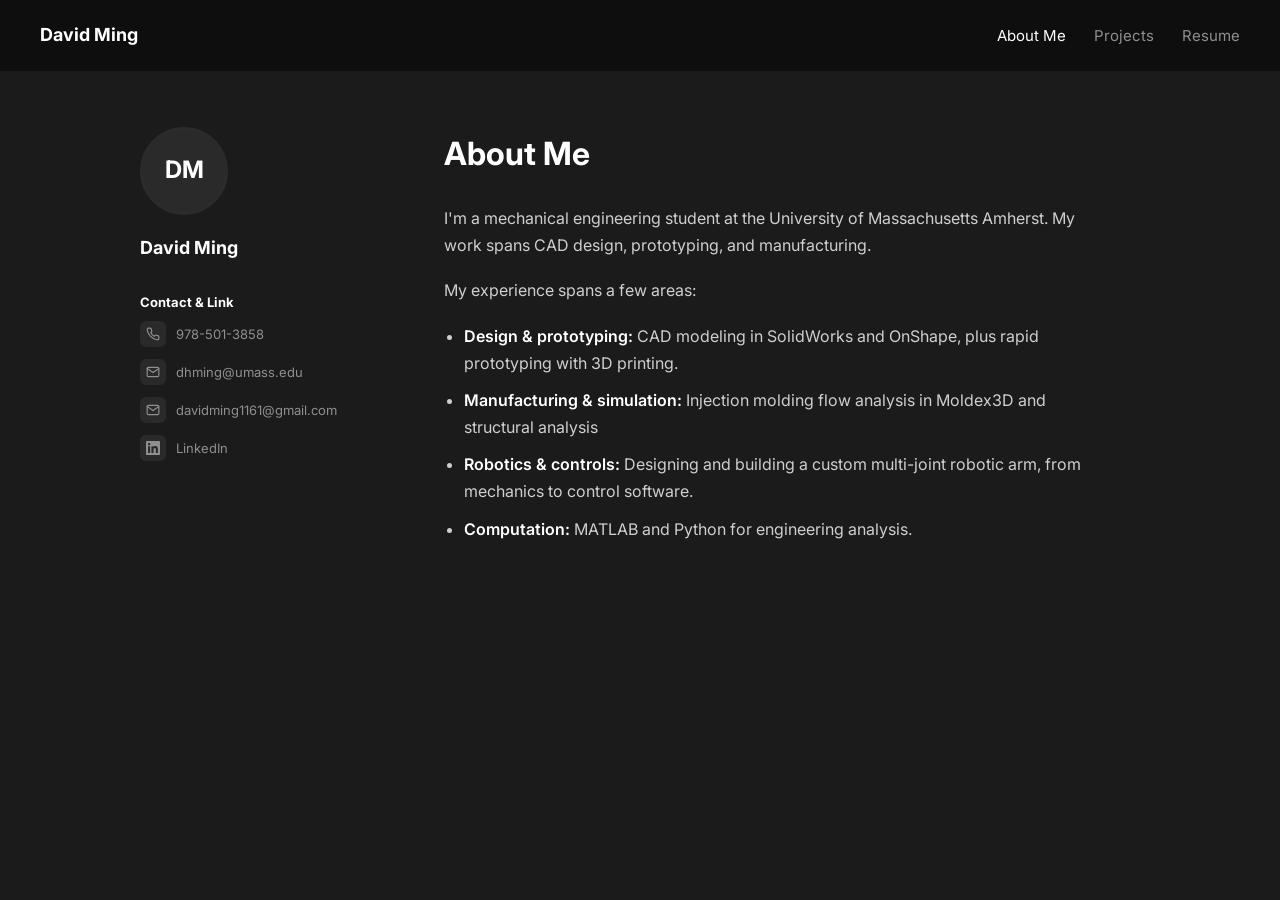
<file: index.html>
<!DOCTYPE html>
<html lang="en">
<head>
<meta charset="UTF-8" />
<meta name="viewport" content="width=device-width, initial-scale=1.0"/>
<meta name="description" content="David Ming — Mechanical Engineering student at UMass Amherst. CAD, prototyping, and robotics."/>
<title>David Ming — Mechanical Engineer</title>
<link rel="stylesheet" href="style.css"/>
<link href="https://fonts.googleapis.com/css2?family=Inter:wght@400;500;600;700&display=swap" rel="stylesheet"/>
</head>
<body>

<header class="navbar">
  <div class="brand">David Ming</div>
  <nav class="tabs" role="tablist" aria-label="Site sections">
    <button role="tab" aria-selected="true" aria-controls="about" id="tab-about" class="tab active" data-tab="about">About Me</button>
    <button role="tab" aria-selected="false" aria-controls="projects" id="tab-projects" class="tab" data-tab="projects">Projects</button>
    <button role="tab" aria-selected="false" aria-controls="resume" id="tab-resume" class="tab" data-tab="resume">Resume</button>
  </nav>
</header>

<div class="layout">

  <aside class="sidebar">
    <div class="avatar">DM</div>
    <div class="sidebar-name">David Ming</div>


    <div class="sidebar-block">
      <div class="sidebar-label">Contact &amp; Link</div>
      <ul class="contact-list">
        <li>
          <a href="tel:9785013858">
            <span class="contact-icon">
              <svg width="14" height="14" viewBox="0 0 24 24" fill="none" stroke="currentColor" stroke-width="2" stroke-linecap="round" stroke-linejoin="round"><path d="M22 16.92v3a2 2 0 0 1-2.18 2 19.79 19.79 0 0 1-8.63-3.07 19.5 19.5 0 0 1-6-6 19.79 19.79 0 0 1-3.07-8.67A2 2 0 0 1 4.11 2h3a2 2 0 0 1 2 1.72c.13.96.36 1.9.68 2.81a2 2 0 0 1-.45 2.11L8.09 9.91a16 16 0 0 0 6 6l1.27-1.27a2 2 0 0 1 2.11-.45c.9.32 1.85.55 2.81.68A2 2 0 0 1 22 16.92z"/></svg>
            </span>
            978-501-3858
          </a>
        </li>
        <li>
          <a href="mailto:dhming@umass.edu">
            <span class="contact-icon">
              <svg width="14" height="14" viewBox="0 0 24 24" fill="none" stroke="currentColor" stroke-width="2" stroke-linecap="round" stroke-linejoin="round"><rect x="2" y="4" width="20" height="16" rx="2"/><path d="m22 6-10 7L2 6"/></svg>
            </span>
            dhming@umass.edu
          </a>
        </li>
        <li>
          <a href="mailto:davidming1161@gmail.com">
            <span class="contact-icon">
              <svg width="14" height="14" viewBox="0 0 24 24" fill="none" stroke="currentColor" stroke-width="2" stroke-linecap="round" stroke-linejoin="round"><rect x="2" y="4" width="20" height="16" rx="2"/><path d="m22 6-10 7L2 6"/></svg>
            </span>
            davidming1161@gmail.com
          </a>
        </li>
        <li>
          <a href="https://www.linkedin.com/in/david-ming-b47156244/" target="_blank" rel="noopener noreferrer">
            <span class="contact-icon">
              <svg width="14" height="14" viewBox="0 0 24 24" fill="currentColor"><path d="M20.447 20.452h-3.554v-5.569c0-1.328-.027-3.037-1.852-3.037-1.853 0-2.136 1.445-2.136 2.939v5.667H9.351V9h3.414v1.561h.046c.477-.9 1.637-1.85 3.37-1.85 3.601 0 4.267 2.37 4.267 5.455v6.286zM5.337 7.433c-1.144 0-2.063-.926-2.063-2.065 0-1.138.92-2.063 2.063-2.063 1.14 0 2.064.925 2.064 2.063 0 1.139-.925 2.065-2.064 2.065zm1.782 13.019H3.555V9h3.564v11.452zM22.225 0H1.771C.792 0 0 .774 0 1.729v20.542C0 23.227.792 24 1.771 24h20.451C23.2 24 24 23.227 24 22.271V1.729C24 .774 23.2 0 22.222 0h.003z"/></svg>
            </span>
            LinkedIn
          </a>
        </li>
      </ul>
    </div>
  </aside>

  <main class="content">

    <!-- ABOUT -->
    <section id="about" role="tabpanel" aria-labelledby="tab-about" class="panel active">
      <h1>About Me</h1>
      <p>
        I'm a mechanical engineering student at the University of Massachusetts
        Amherst. My work spans CAD design, prototyping, and manufacturing.
      </p>
      <p>My experience spans a few areas:</p>
      <ul>
        <li><strong>Design &amp; prototyping:</strong> CAD modeling in SolidWorks and OnShape, plus rapid prototyping with 3D printing.</li>
        <li><strong>Manufacturing &amp; simulation:</strong> Injection molding flow analysis in Moldex3D and structural analysis</li>
        <li><strong>Robotics &amp; controls:</strong> Designing and building a custom multi-joint robotic arm, from mechanics to control software.</li>
        <li><strong>Computation:</strong> MATLAB and Python for engineering analysis.</li>
      </ul>
    </section>

    <!-- PROJECTS -->
    <section id="projects" role="tabpanel" aria-labelledby="tab-projects" class="panel" hidden>
      <h1>Projects</h1>

      <div class="project-grid" id="project-grid">
        <a class="project-tile" href="cycloidal-drive.html">
          <div class="tile-image">CD</div>
          <div class="tile-body">
            <div class="tile-title">Cycloidal Drive</div>
            <div class="tile-desc">A custom 20:1 reduction cycloidal drive, designed for compact, high-torque, low-backlash motion.</div>
          </div>
        </a>

        <a class="project-tile" href="robotic-arm.html">
          <div class="tile-image">RA</div>
          <div class="tile-body">
            <div class="tile-title">5-DOF Robotic Arm</div>
            <div class="tile-desc">A fully custom multi-joint robotic arm, designed from scratch in CAD and driven by embedded control software.</div>
          </div>
        </a>

        <a class="project-tile" href="fpv-drone.html">
          <div class="tile-image">FPV</div>
          <div class="tile-body">
            <div class="tile-title">FPV Drone</div>
            <div class="tile-desc">A fully assembled FPV drone, built up from frame, flight controller, motors, and custom 3D-printed parts.</div>
          </div>
        </a>
      </div>
    </section>


    <!-- RESUME -->
    <section id="resume" role="tabpanel" aria-labelledby="tab-resume" class="panel" hidden>
      <h1>Resume</h1>
      <p>Scroll through it below, or download your own copy.</p>
      <a class="download-btn" href="Resume_2026_2027.pdf" download>Download PDF</a>

      <div class="pdf-frame">
        <iframe src="Resume_2026_2027.pdf" title="David Ming resume PDF">
          <p>Your browser doesn't support embedded PDFs. <a href="Resume_2026_2027.pdf">Download the resume PDF</a> instead.</p>
        </iframe>
      </div>
    </section>
  </main>

</div>

<script src="script.js"></script>
</body>
</html>
</file>
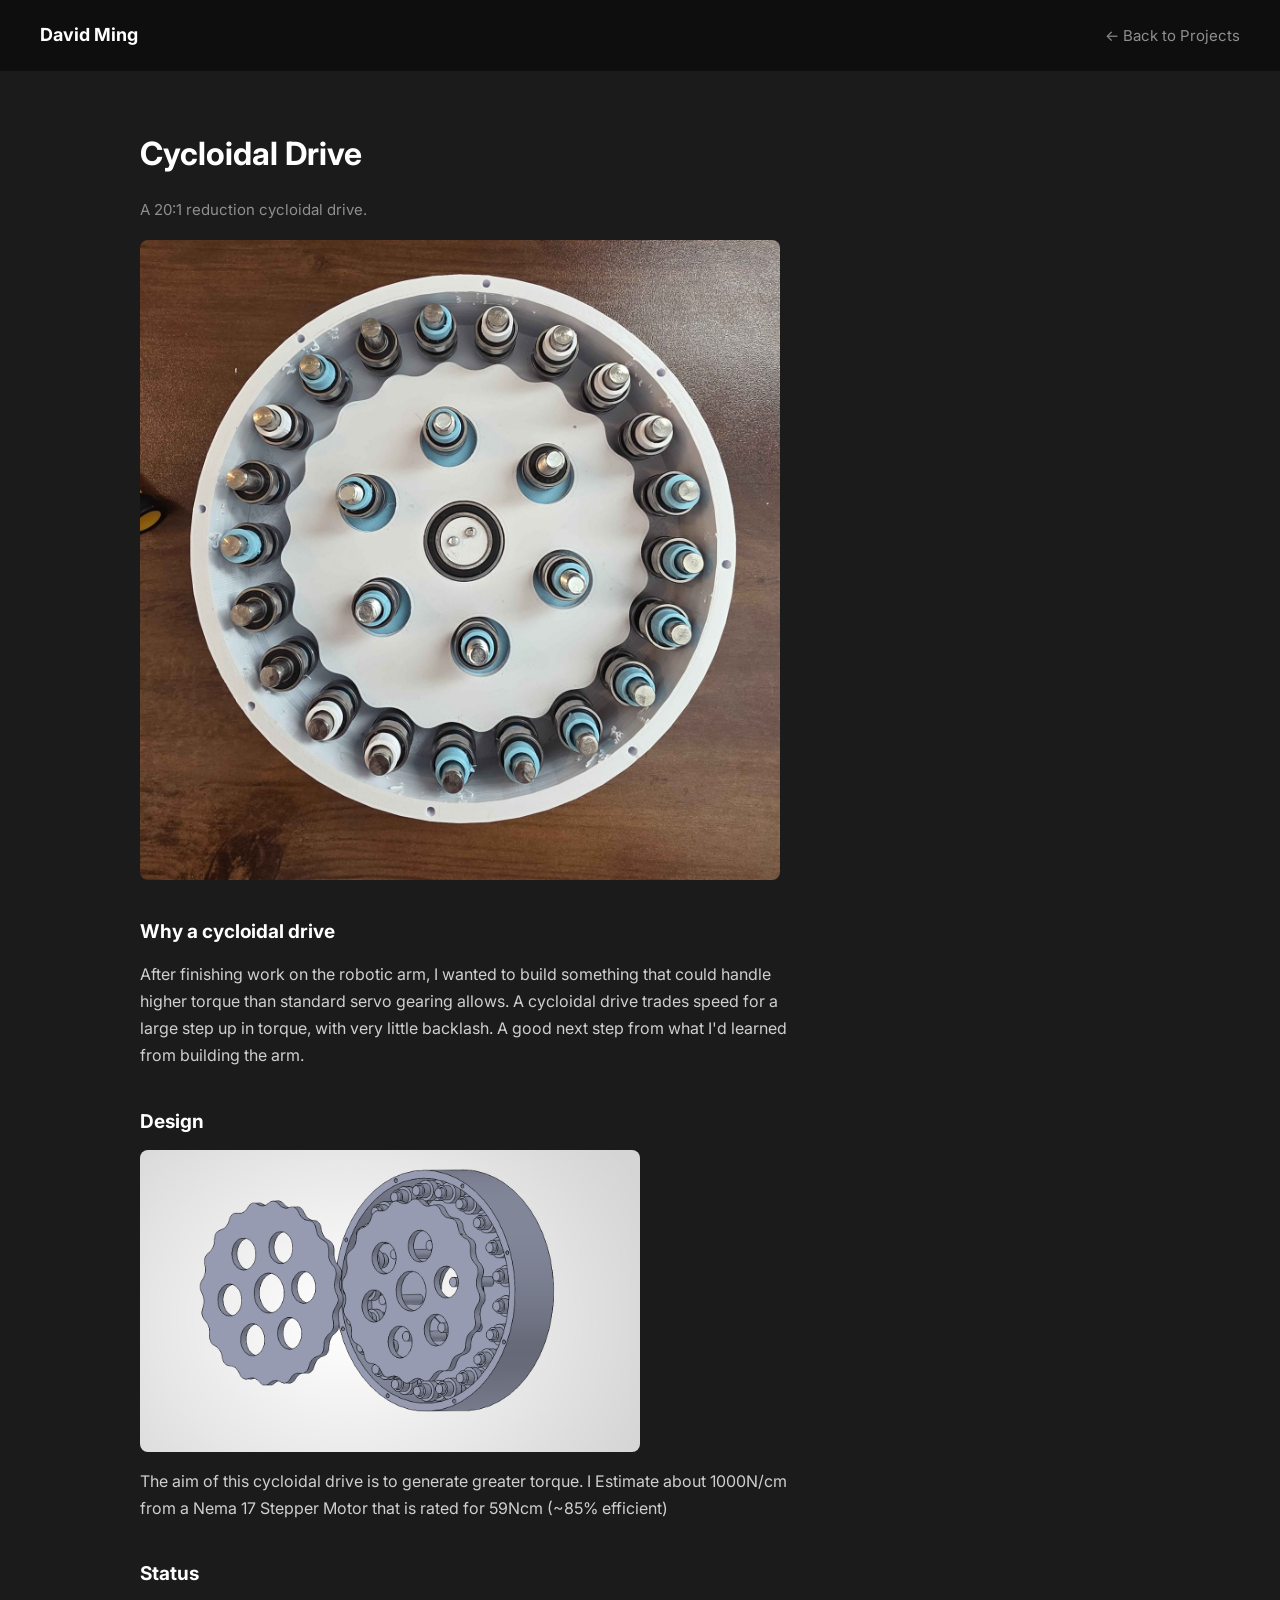
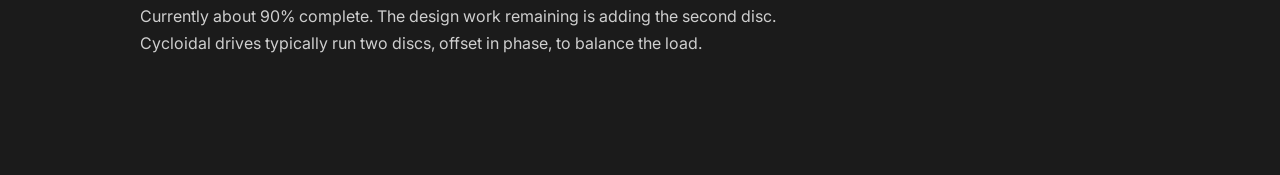
<file: cycloidal-drive.html>
<!DOCTYPE html>
<html lang="en">
<head>
<meta charset="UTF-8" />
<meta name="viewport" content="width=device-width, initial-scale=1.0"/>
<title>Cycloidal Drive — David Ming</title>
<link rel="stylesheet" href="style.css"/>
<link href="https://fonts.googleapis.com/css2?family=Inter:wght@400;500;600;700&display=swap" rel="stylesheet"/>
</head>
<body>

<header class="navbar">
  <div class="brand">David Ming</div>
  <a class="nav-link" href="index.html#projects">&larr; Back to Projects</a>
</header>

<div class="project-page">
  <h1>Cycloidal Drive</h1>
  <p class="tagline">A 20:1 reduction cycloidal drive.</p>

  <img class="hero-image" src="cycloidal-drive-1.jpg" alt="Cycloidal disc with output roller pins around its edge and an eccentric bearing at center"/>

  <h2>Why a cycloidal drive</h2>
  <p>
    After finishing work on the robotic arm, I wanted to build something
    that could handle higher torque than standard servo gearing allows.
    A cycloidal drive trades speed for a large step up in torque, with very
    little backlash. A good next step from what I'd learned from building the arm.
  </p>

  <h2>Design</h2>
  <img class="detail-photo" src="cycloidal-drive-2.png" alt="SolidWorks assembly of the cycloidal disc and outer housing with roller pins"/>

  <p> The aim of this cycloidal drive is to generate greater torque. I Estimate about 1000N/cm from a Nema 17 Stepper Motor that is rated for 59Ncm (~85% efficient)</p>

  <h2>Status</h2>
  <p>
    Currently about 90% complete. The design work remaining is adding the
    second disc. Cycloidal drives typically run two discs, offset in phase,
    to balance the load.
  </p>
</div>

</body>
</html>
</file>
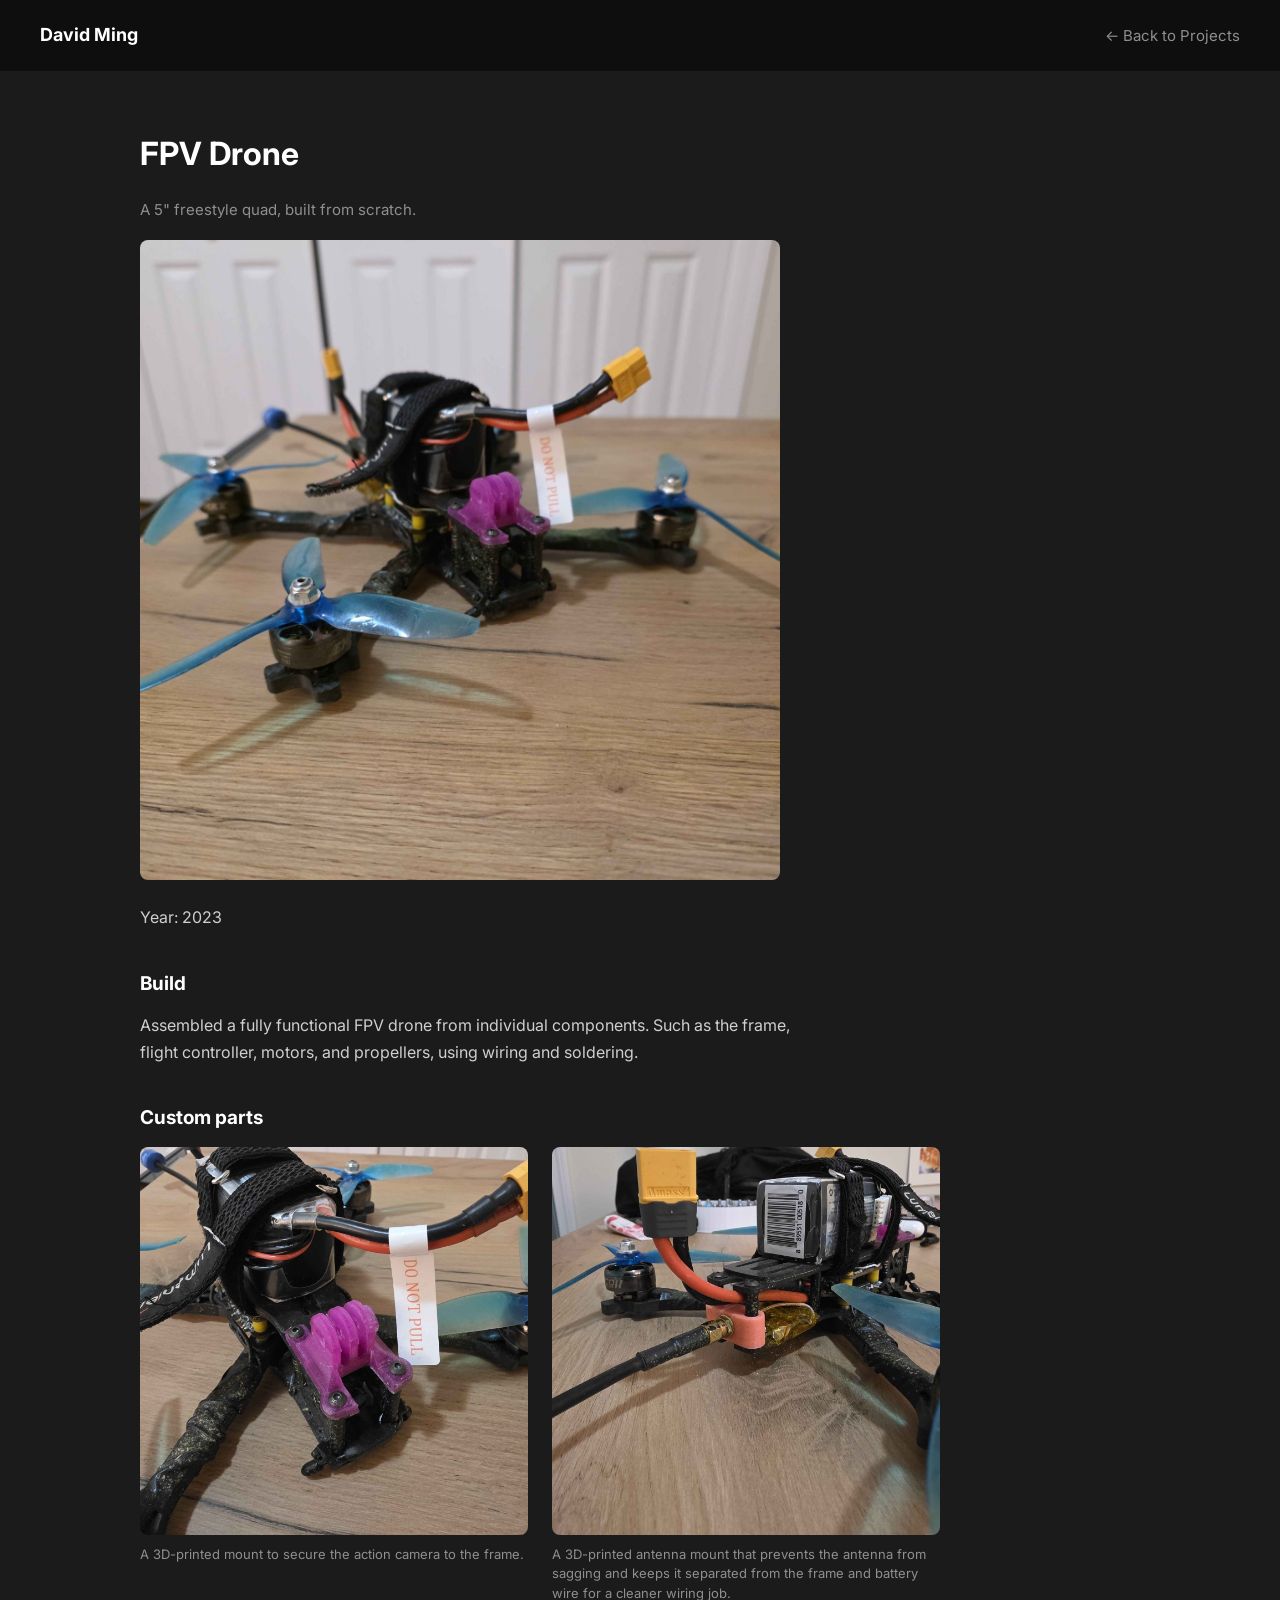
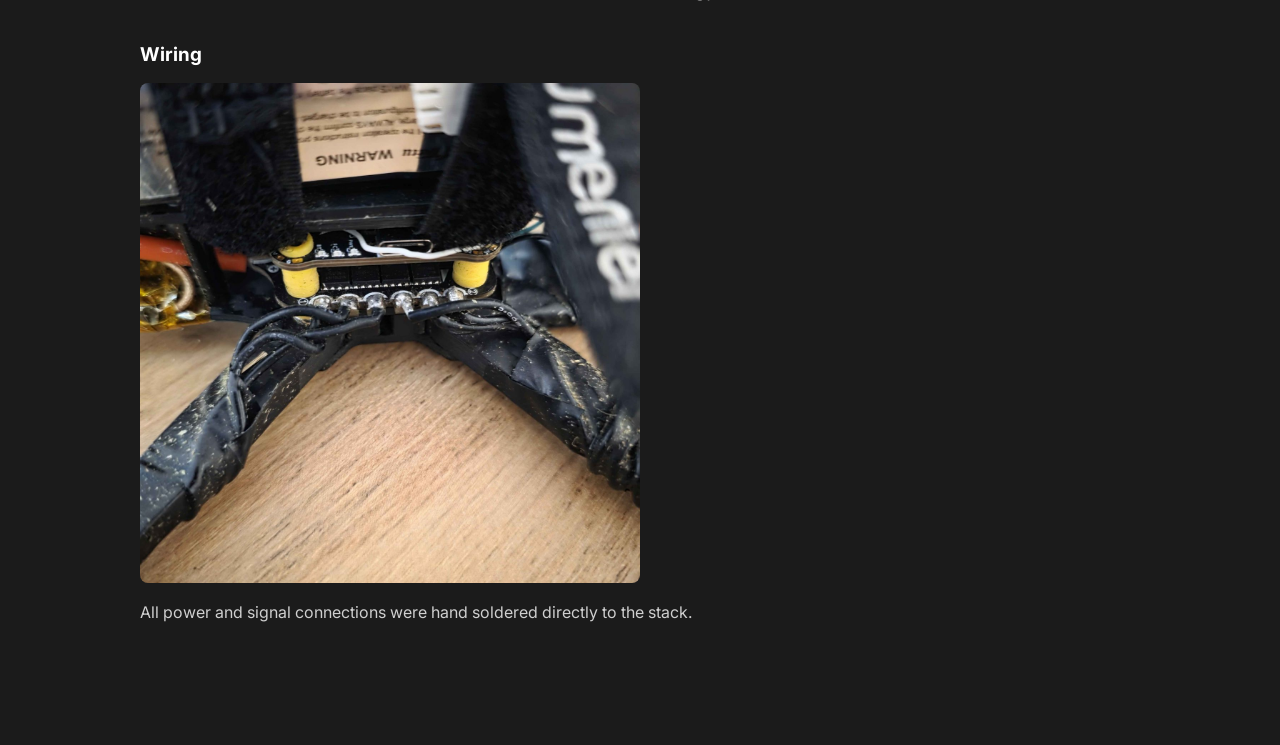
<file: fpv-drone.html>
<!DOCTYPE html>
<html lang="en">
<head>
<meta charset="UTF-8" />
<meta name="viewport" content="width=device-width, initial-scale=1.0"/>
<title>FPV Drone — David Ming</title>
<link rel="stylesheet" href="style.css"/>
<link href="https://fonts.googleapis.com/css2?family=Inter:wght@400;500;600;700&display=swap" rel="stylesheet"/>
</head>
<body>

<header class="navbar">
  <div class="brand">David Ming</div>
  <a class="nav-link" href="index.html#projects">&larr; Back to Projects</a>
</header>

<div class="project-page">
  <h1>FPV Drone</h1>
  <p class="tagline">A 5" freestyle quad, built from scratch.</p>

  <img class="hero-image" src="fpv-drone-1.jpg" alt="Assembled FPV drone on a wooden table"/>

  <div class="tags">
    <span class="tag">Year: 2023</span>
  </div>

  <h2>Build</h2>
  <p>
    Assembled a fully functional FPV drone from individual components. Such as the
    frame, flight controller, motors, and propellers, using wiring and soldering.
  </p>

  <h2>Custom parts</h2>
  <div class="detail-photo-grid">
    <figure>
      <img src="fpv-drone-3.jpg" alt="Custom 3D-printed camera mount"/>
      <figcaption>A 3D-printed mount to secure the action camera to the frame.</figcaption>
    </figure>
    <figure>
      <img src="fpv-drone-2.jpg" alt="Custom 3D-printed antenna mount"/>
      <figcaption>A 3D-printed antenna mount that prevents the antenna from sagging and keeps it separated from the frame and battery wire for a cleaner wiring job.</figcaption>
    </figure>
  </div>

  <h2>Wiring</h2>
  <img class="detail-photo" src="fpv-drone-4.jpg" alt="Hand-soldered connections on the flight controller stack"/>
  <p>
    All power and signal connections were hand soldered directly to the stack.
  </p>
</div>

</body>
</html>
</file>
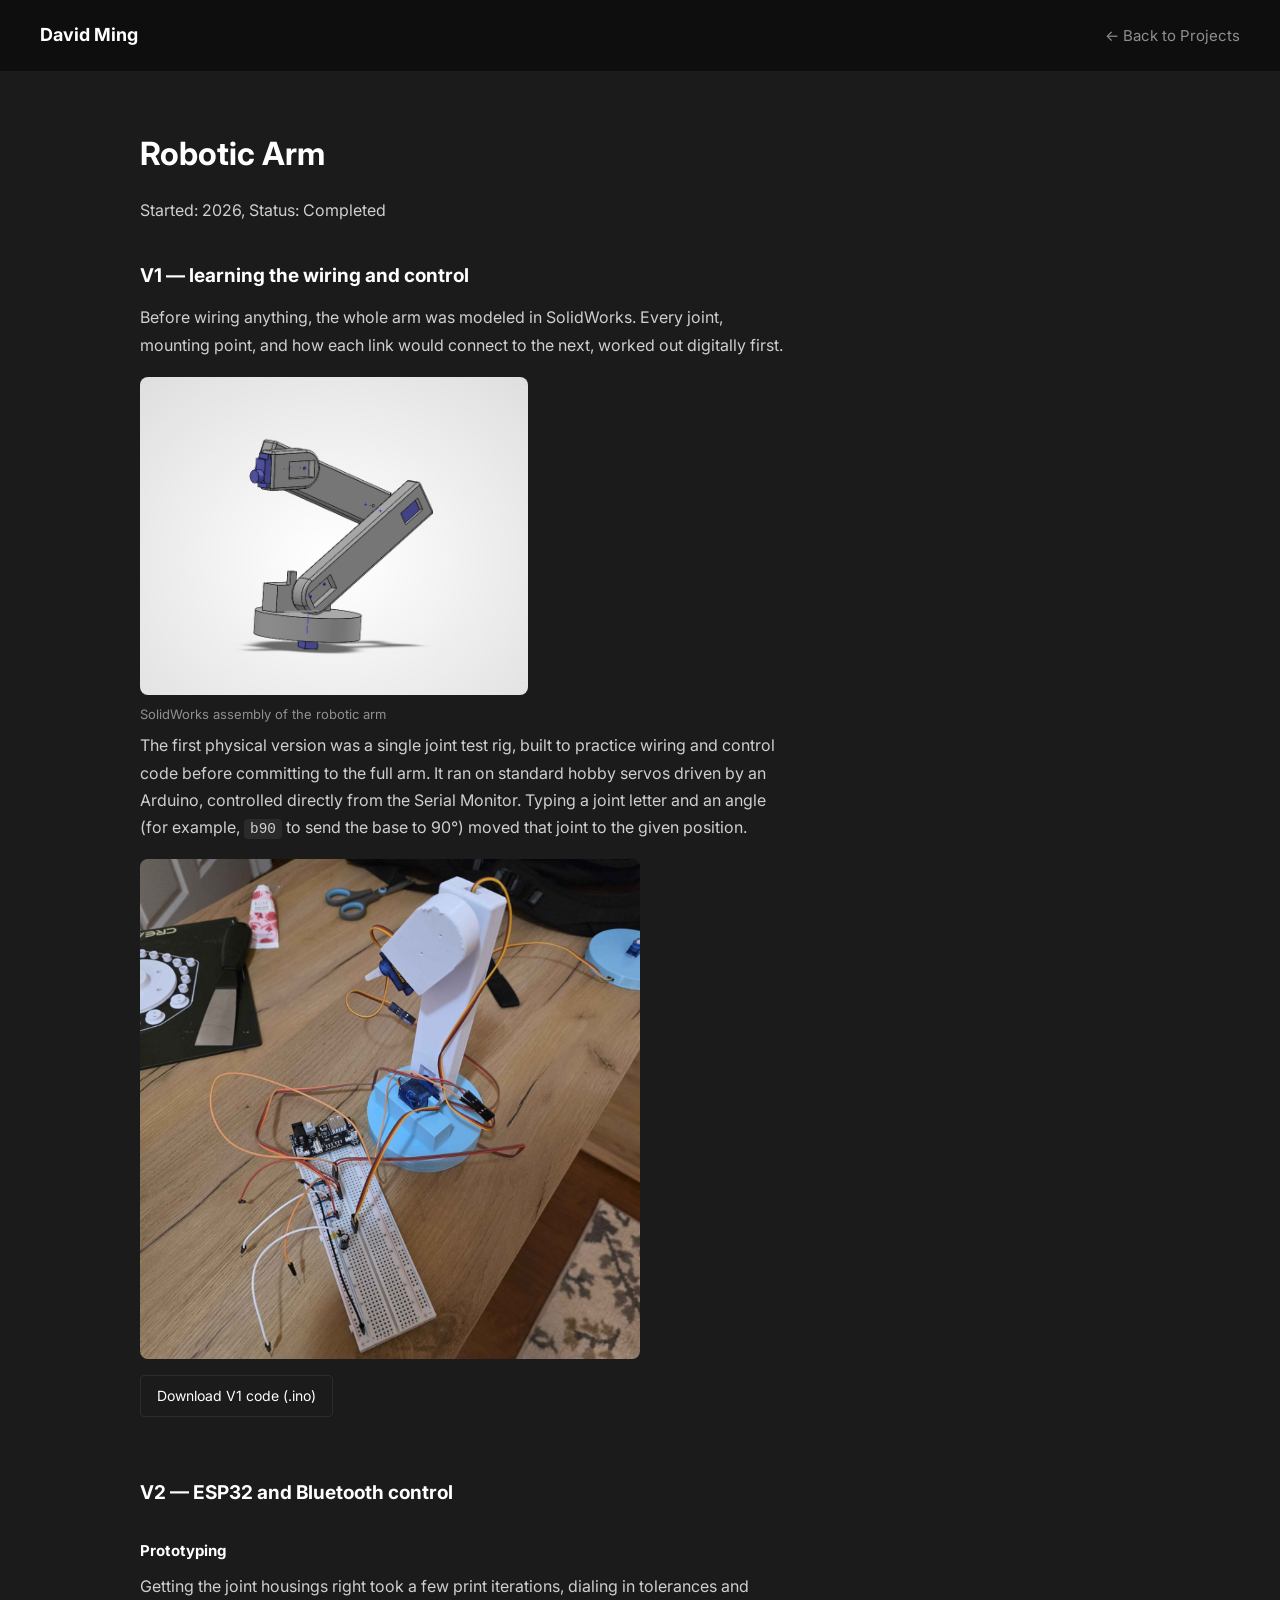
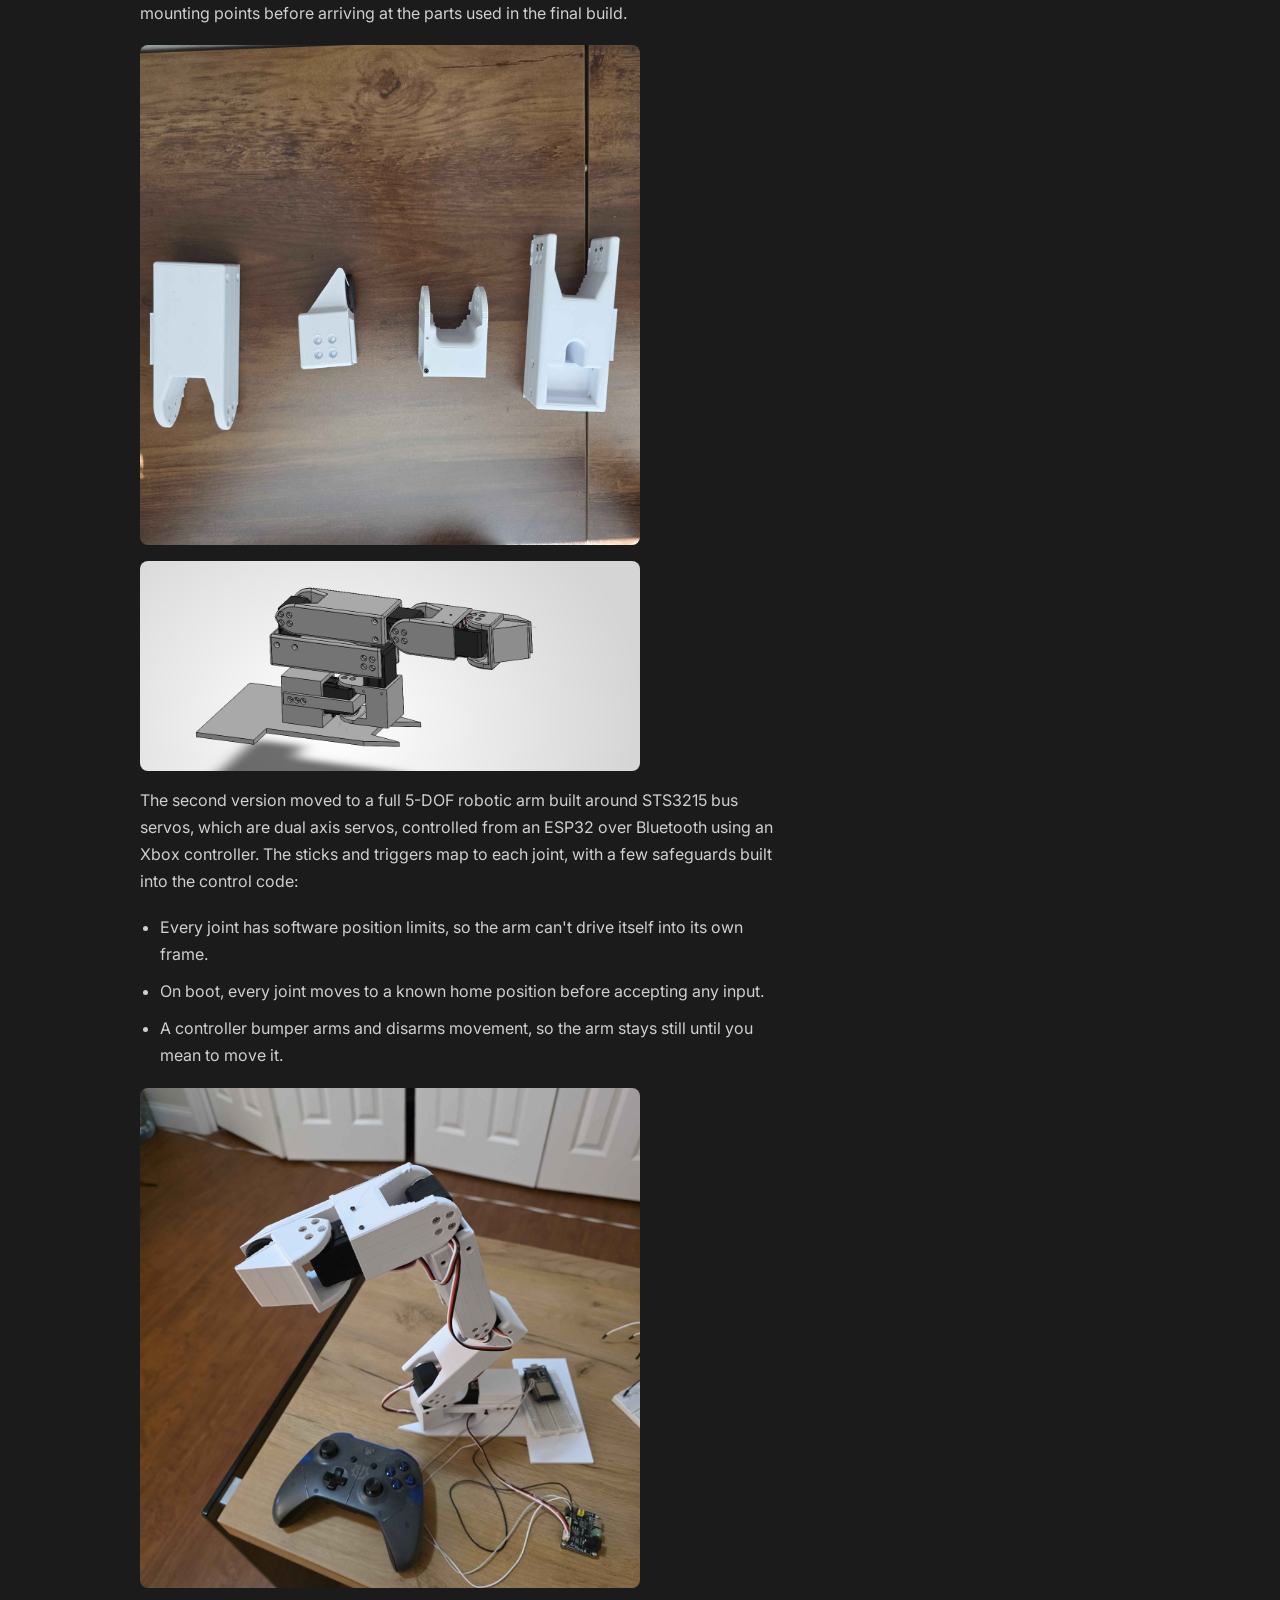
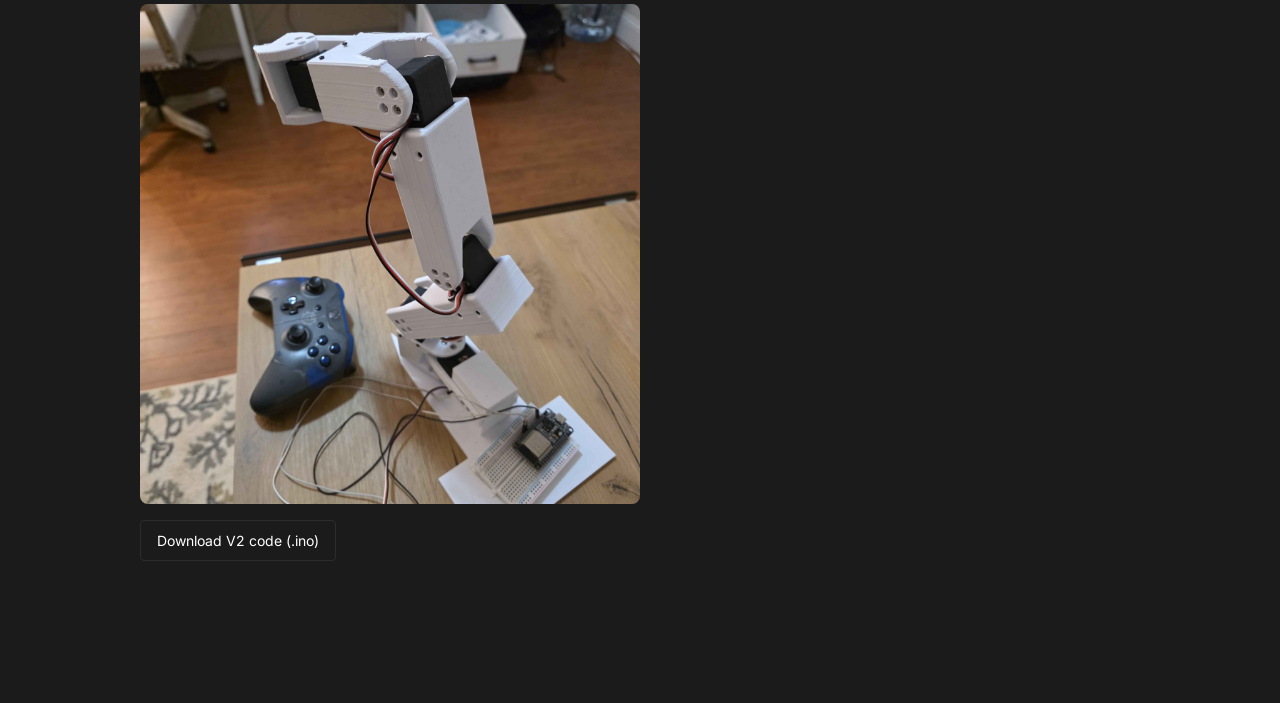
<file: robotic-arm.html>
<!DOCTYPE html>
<html lang="en">
<head>
<meta charset="UTF-8" />
<meta name="viewport" content="width=device-width, initial-scale=1.0"/>
<title>5-DOF Robotic Arm — David Ming</title>
<link rel="stylesheet" href="style.css"/>
<link href="https://fonts.googleapis.com/css2?family=Inter:wght@400;500;600;700&display=swap" rel="stylesheet"/>
</head>
<body>

<header class="navbar">
  <div class="brand">David Ming</div>
  <a class="nav-link" href="index.html#projects">&larr; Back to Projects</a>
</header>

<div class="project-page">
  <h1>Robotic Arm</h1>

  <div class="tags">
    <span class="tag">Started: 2026,</span>
    <span class="tag">Status: Completed</span>
  </div>


  <h2>V1 — learning the wiring and control</h2>
  <p>
    Before wiring anything, the whole arm was modeled in SolidWorks. Every
    joint, mounting point, and how each link would connect to the next,
    worked out digitally first.
  </p>
  <div class="detail-photo-grid">
    <figure>
      <img src="robotic-arm-cad-2.png" alt="SolidWorks assembly of the robotic arm, folded" onerror="this.style.display='none'"/>
      <figcaption>SolidWorks assembly of the robotic arm</figcaption>
    </figure>
  </div>
  <p>
    The first physical version was a single joint test rig, built to practice
    wiring and control code before committing to the full arm. It ran on
    standard hobby servos driven by an Arduino, controlled directly from the
    Serial Monitor. Typing a joint letter and an angle (for example,
    <code>b90</code> to send the base to 90°) moved that joint to the given
    position.
  </p>
  <img class="detail-photo" src="robotic-arm-1.jpg" alt="V1 test rig servo wired to a breadboard"/>
  <p><a class="download-btn" href="4DOF_RoboticArm.ino" download>Download V1 code (.ino)</a></p>

  <h2>V2 — ESP32 and Bluetooth control</h2>

  <h3>Prototyping</h3>
  <p>
    Getting the joint housings right took a few print iterations, dialing
    in tolerances and mounting points before arriving at the parts used in
    the final build.
  </p>
  <img class="detail-photo" src="robotic-arm-4.jpg" alt="Several printed prototype iterations of the arm's joint housings"/>
  <img class="detail-photo" src="robotic-arm-cad-1.png" alt="SolidWorks assembly of the wrist and gripper joint"/>

  <p>
    The second version moved to a full 5-DOF robotic arm built around STS3215
    bus servos, which are dual axis servos, controlled from an ESP32 over Bluetooth using an Xbox
    controller. The sticks and triggers map to each joint, with a few
    safeguards built into the control code:
  </p>
  <ul>
    <li>Every joint has software position limits, so the arm can't drive itself into its own frame.</li>
    <li>On boot, every joint moves to a known home position before accepting any input.</li>
    <li>A controller bumper arms and disarms movement, so the arm stays still until you mean to move it.</li>
  </ul>
  <img class="detail-photo" src="robotic-arm-2.jpg" alt="V2 robotic arm next to an Xbox controller and ESP32 breadboard"/>
  <img class="detail-photo" src="robotic-arm-3.jpg" alt="V2 arm joints close up"/>
  <p><a class="download-btn" href="xbox_arm_control.ino" download>Download V2 code (.ino)</a></p>
</div>

</body>
</html>
</file>
<file: style.css>
/* Reset */
*, *::before, *::after {
  box-sizing: border-box;
  margin: 0;
  padding: 0;
}

/* Tokens */
:root {
  --bg: #1b1b1b;
  --bg-nav: #0e0e0e;
  --card: #232323;
  --card-hover: #2a2a2a;
  --text: #cfcfcf;
  --heading: #ffffff;
  --muted: #8f8f8f;
  --icon-bg: #2a2a2a;
  --border: #2c2c2c;
}

body {
  background: var(--bg);
  color: var(--text);
  font-family: 'Inter', sans-serif;
  font-size: 16px;
  line-height: 1.7;
}

h1, h2, h3 {
  color: var(--heading);
  font-weight: 700;
}

a {
  color: inherit;
}

/* Navbar */
.navbar {
  background: var(--bg-nav);
  display: flex;
  justify-content: space-between;
  align-items: center;
  padding: 20px 40px;
}

.brand {
  color: var(--heading);
  font-weight: 700;
  font-size: 18px;
}

.tabs {
  display: flex;
  gap: 28px;
}

.tab {
  background: none;
  border: none;
  font: inherit;
  font-size: 15px;
  color: var(--muted);
  cursor: pointer;
}

.tab:hover {
  color: var(--heading);
}

.tab:focus-visible {
  outline: 2px solid var(--muted);
  outline-offset: 4px;
}

.tab.active {
  color: var(--heading);
}

/* Layout */
.layout {
  max-width: 1080px;
  margin: 0 auto;
  padding: 56px 40px 100px;
  display: grid;
  grid-template-columns: 240px 1fr;
  gap: 64px;
}

/* Sidebar */
.sidebar {
  display: flex;
  flex-direction: column;
  align-items: flex-start;
}

.avatar {
  width: 88px;
  height: 88px;
  border-radius: 50%;
  background: var(--icon-bg);
  border: 2px solid var(--border);
  display: flex;
  align-items: center;
  justify-content: center;
  font-weight: 700;
  font-size: 24px;
  color: var(--heading);
  margin-bottom: 18px;
}

.sidebar-name {
  font-weight: 700;
  font-size: 18px;
  color: var(--heading);
  margin-bottom: 28px;
}

.sidebar-block {
  margin-bottom: 28px;
}

.sidebar-label {
  font-weight: 700;
  font-size: 13px;
  color: var(--heading);
  margin-bottom: 8px;
}

.sidebar-text {
  font-size: 14px;
  color: var(--text);
  line-height: 1.6;
}

.contact-list {
  list-style: none;
  display: flex;
  flex-direction: column;
  gap: 12px;
}

.contact-list a {
  display: flex;
  align-items: center;
  gap: 10px;
  font-size: 13px;
  color: var(--muted);
  text-decoration: none;
  word-break: break-all;
}

.contact-list a:hover {
  color: var(--heading);
}

.contact-icon {
  width: 26px;
  height: 26px;
  min-width: 26px;
  border-radius: 6px;
  background: var(--icon-bg);
  display: flex;
  align-items: center;
  justify-content: center;
  color: var(--muted);
}

/* Content */
.content h1 {
  font-size: 32px;
  margin-bottom: 24px;
}

.content h2 {
  font-size: 19px;
  margin-bottom: 4px;
}

.content p {
  max-width: 65ch;
  margin-bottom: 18px;
}

.content ul {
  list-style: disc;
  padding-left: 20px;
  display: flex;
  flex-direction: column;
  gap: 10px;
  margin-bottom: 18px;
  max-width: 65ch;
}

.content li strong {
  color: var(--heading);
  font-weight: 600;
}

.panel[hidden] {
  display: none;
}

.entry-date {
  font-size: 13px;
  color: var(--muted);
  margin-bottom: 12px;
}

/* Project tiles */
.project-grid {
  display: grid;
  grid-template-columns: repeat(3, 1fr);
  gap: 20px;
}

.project-tile {
  display: flex;
  flex-direction: column;
  align-items: stretch;
  text-align: left;
  text-decoration: none;
  background: var(--card);
  border-radius: 8px;
  overflow: hidden;
  cursor: pointer;
  transition: background 0.15s ease;
}

.project-tile:hover,
.project-tile:focus-visible {
  background: var(--card-hover);
  outline: 2px solid var(--muted);
  outline-offset: 2px;
}

.tile-image {
  display: flex;
  align-items: center;
  justify-content: center;
  height: 170px;
  background: var(--icon-bg);
  color: var(--muted);
  font-weight: 700;
  font-size: 22px;
  letter-spacing: 0.04em;
}

.tile-image img {
  width: 100%;
  height: 100%;
  object-fit: cover;
}

.tile-body {
  display: flex;
  flex-direction: column;
  gap: 8px;
  padding: 18px 20px 22px;
}

.tile-title {
  font-weight: 700;
  font-size: 16px;
  color: var(--heading);
}

.tile-desc {
  font-size: 13px;
  color: var(--muted);
  line-height: 1.6;
}

/* Standalone project pages */
.nav-link {
  color: var(--muted);
  text-decoration: none;
  font-size: 15px;
}

.nav-link:hover {
  color: var(--heading);
}

.project-page {
  max-width: 1080px;
  margin: 0 auto;
  padding: 56px 40px 100px;
}

.project-page h1 {
  font-size: 32px;
  color: var(--heading);
  margin-bottom: 16px;
}

.placeholder-note {
  color: var(--muted);
  font-size: 15px;
}

.tagline {
  color: var(--muted);
  font-size: 15px;
  margin-bottom: 28px;
}

.project-page h2 {
  font-size: 19px;
  color: var(--heading);
  margin-top: 36px;
  margin-bottom: 12px;
}

.project-page h3 {
  font-size: 15px;
  color: var(--heading);
  margin-top: 28px;
  margin-bottom: 10px;
}

.project-page p {
  max-width: 65ch;
  margin-bottom: 18px;
}

.project-page code {
  font-family: 'Courier New', monospace;
  background: var(--icon-bg);
  padding: 2px 6px;
  border-radius: 4px;
  font-size: 0.9em;
}

.project-page ul {
  list-style: disc;
  padding-left: 20px;
  display: flex;
  flex-direction: column;
  gap: 10px;
  margin-bottom: 18px;
  max-width: 65ch;
}

.hero-image {
  width: 100%;
  max-width: 640px;
  border-radius: 8px;
  display: block;
  margin-bottom: 24px;
}

.detail-photo-grid {
  display: grid;
  grid-template-columns: 1fr 1fr;
  gap: 24px;
  margin-bottom: 8px;
  max-width: 800px;
}

.detail-photo-grid figure {
  margin: 0;
}

.detail-photo-grid img {
  width: 100%;
  border-radius: 8px;
  display: block;
}

.detail-photo-grid figcaption {
  font-size: 13px;
  color: var(--muted);
  margin-top: 10px;
  line-height: 1.5;
}

.detail-photo {
  width: 100%;
  max-width: 500px;
  border-radius: 8px;
  display: block;
  margin-bottom: 16px;
}

@media (max-width: 560px) {
  .detail-photo-grid {
    grid-template-columns: 1fr;
  }
}

/* Resume */
.download-btn {
  display: inline-block;
  border: 1px solid var(--border);
  color: var(--heading);
  text-decoration: none;
  font-size: 14px;
  padding: 8px 16px;
  border-radius: 4px;
  margin-bottom: 24px;
  transition: background 0.15s ease;
}

.download-btn:hover {
  background: var(--icon-bg);
}

.pdf-frame {
  border: 1px solid var(--border);
  height: 640px;
  margin-bottom: 40px;
}

.pdf-frame iframe {
  width: 100%;
  height: 100%;
  border: none;
}

/* Responsive */
@media (max-width: 720px) {
  .navbar {
    flex-direction: column;
    align-items: flex-start;
    gap: 12px;
    padding: 20px 24px;
  }

  .tabs {
    gap: 20px;
    flex-wrap: wrap;
  }

  .layout {
    grid-template-columns: 1fr;
    padding: 40px 24px 80px;
    gap: 40px;
  }

  .project-grid {
    grid-template-columns: 1fr;
  }

  .pdf-frame {
    height: 420px;
  }
}
</file>
